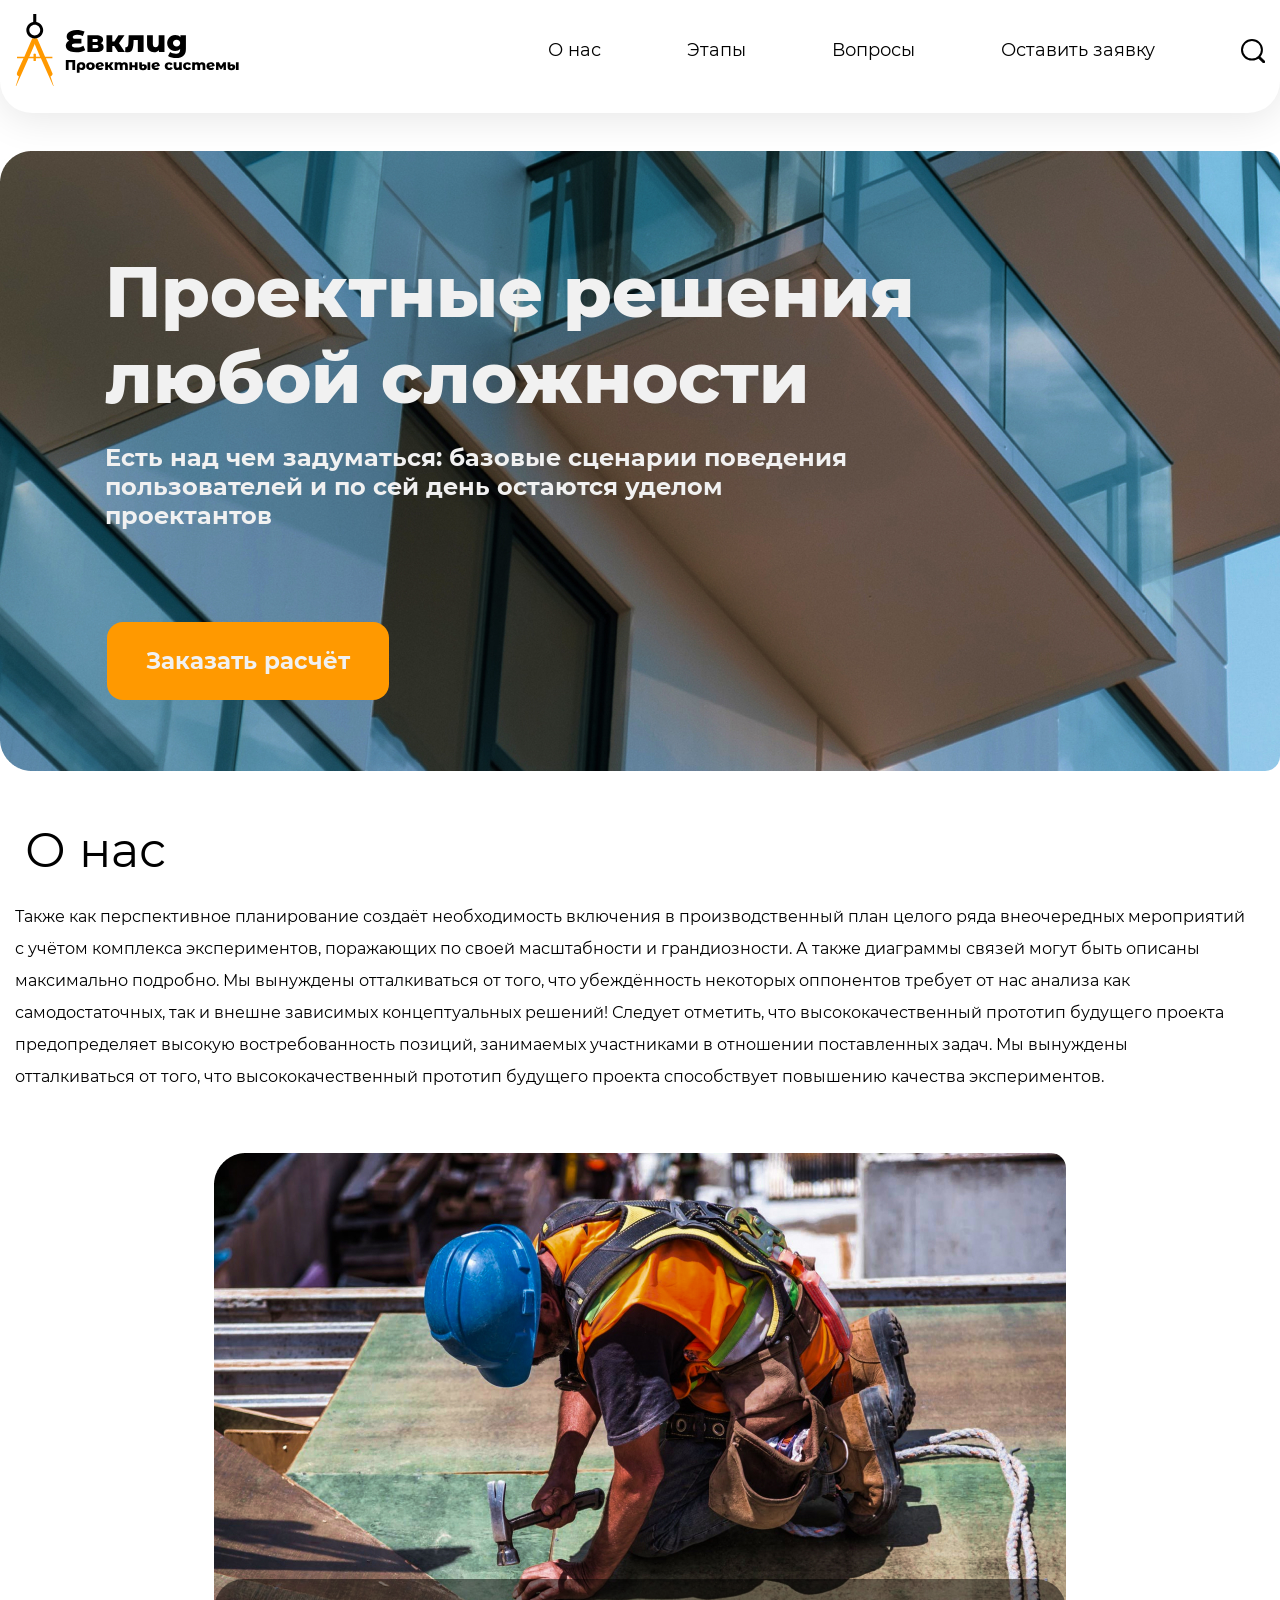
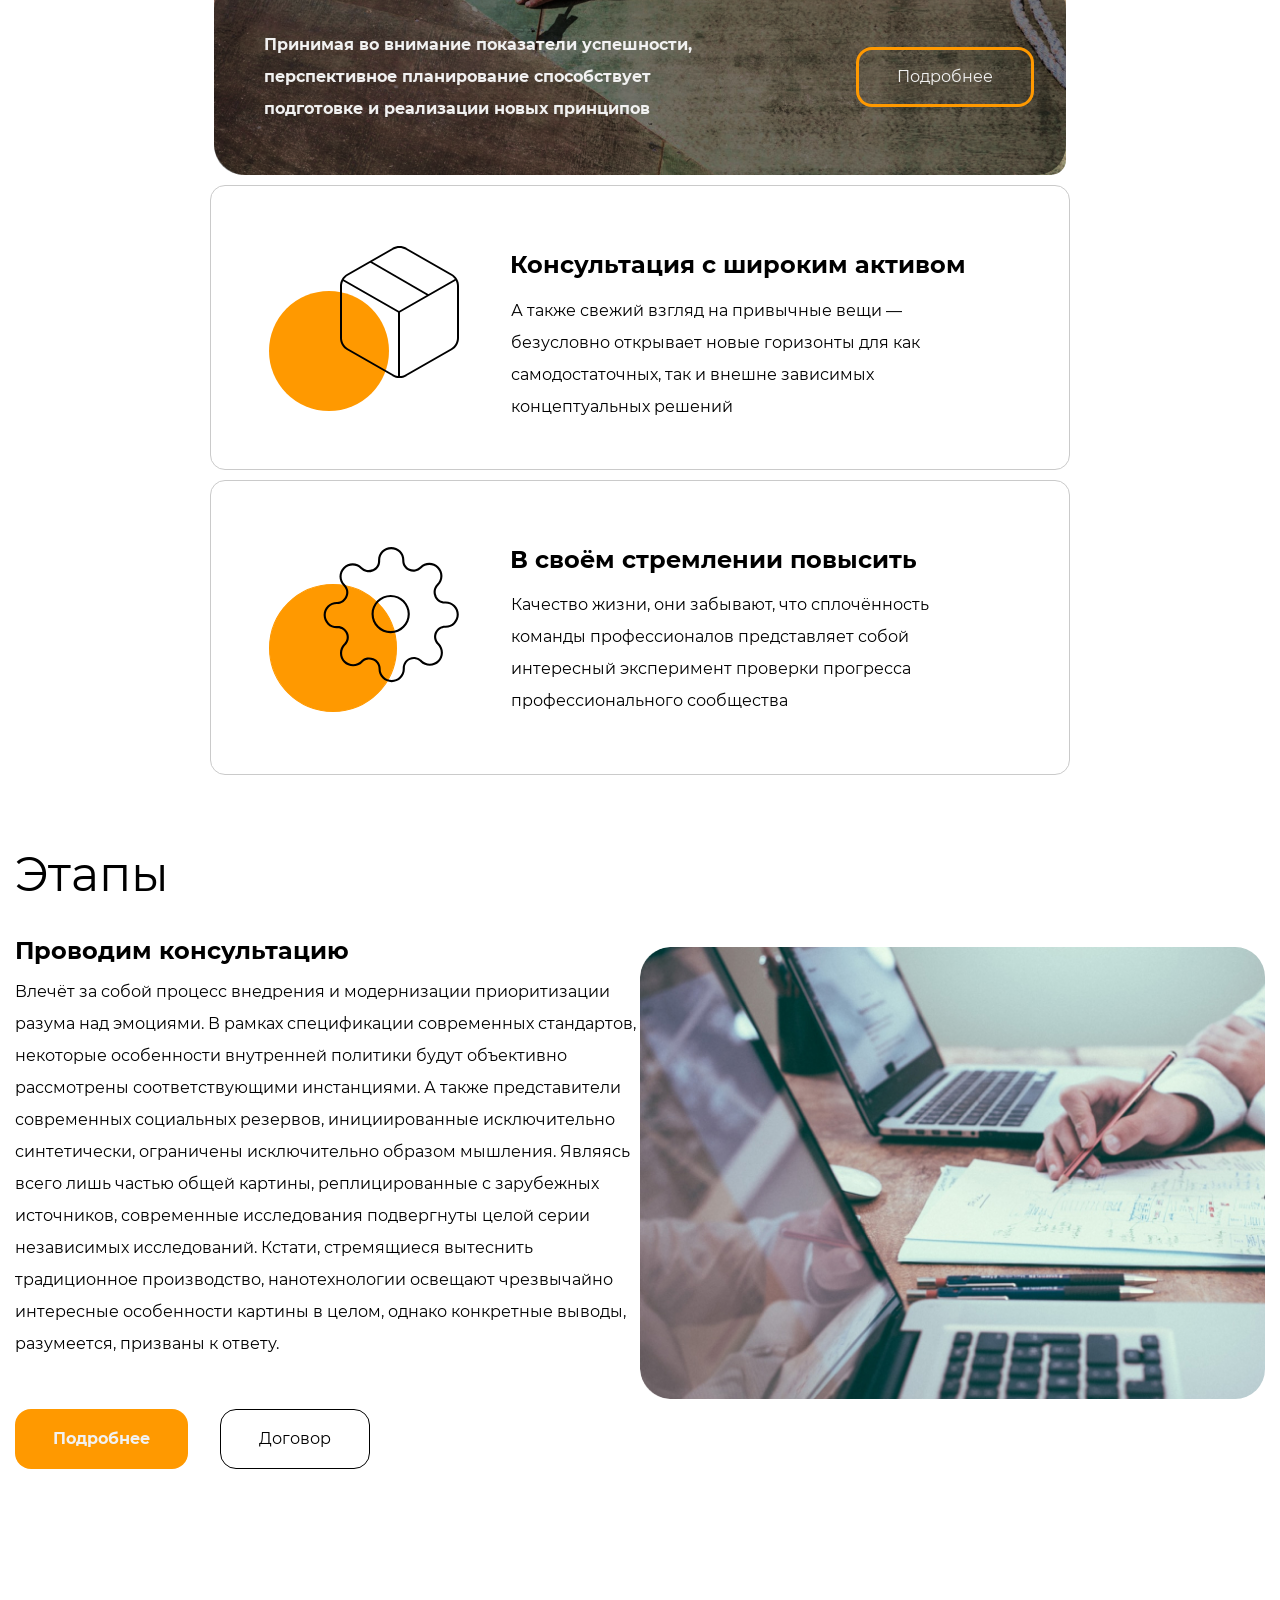
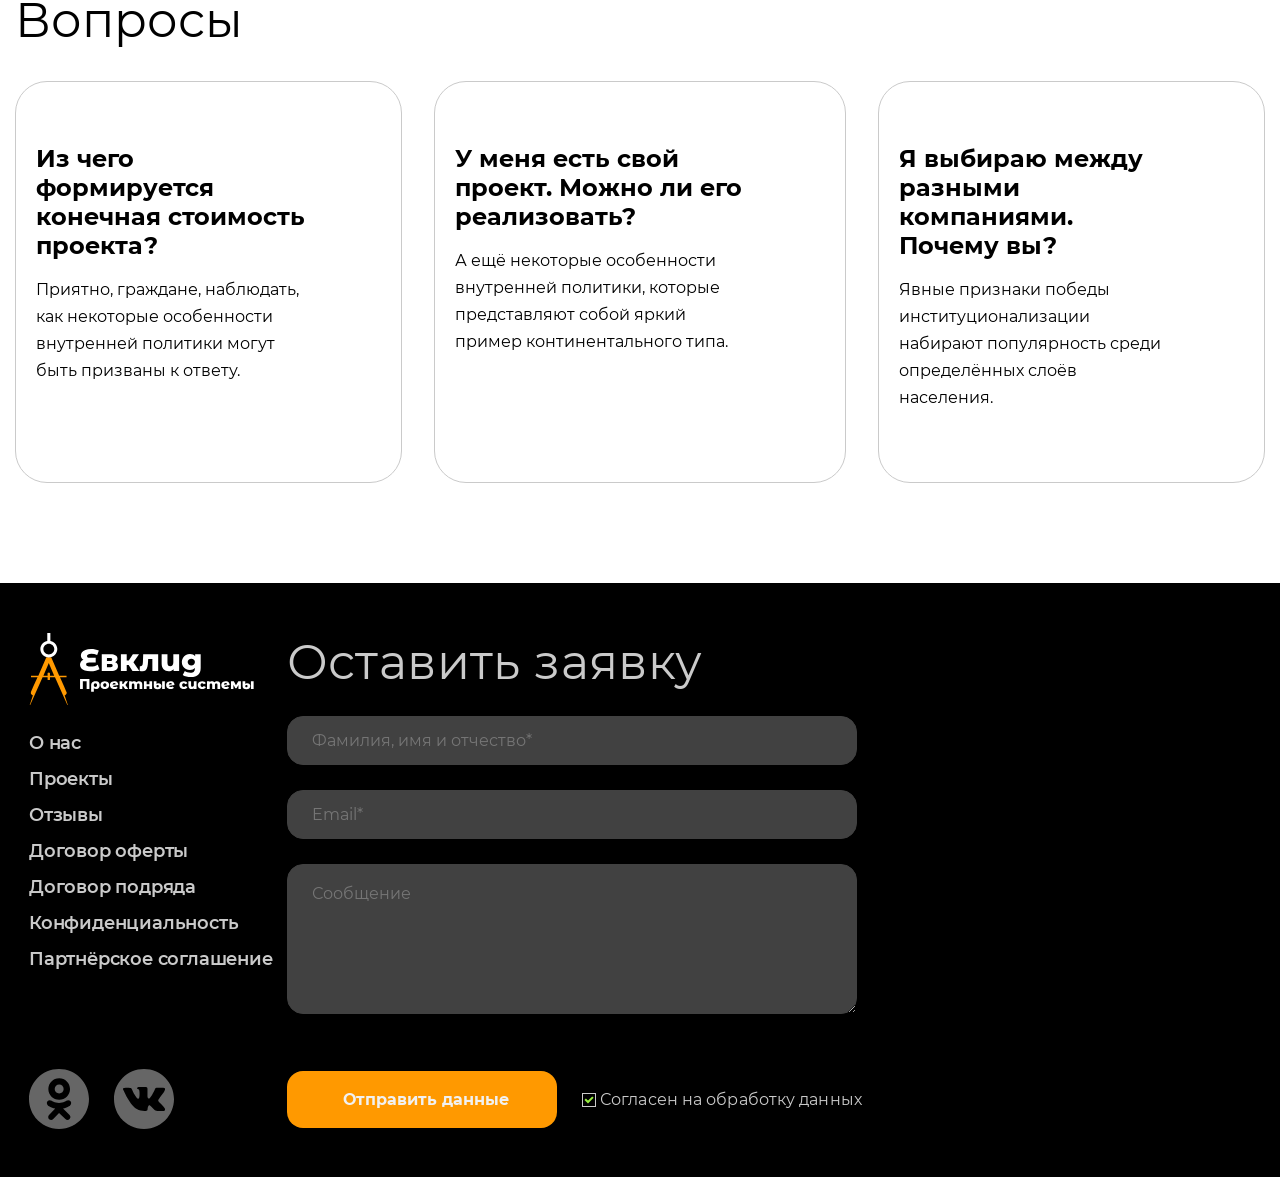
<file: index.html>
<!DOCTYPE html>
<html lang="ru">
<head>
  <meta charset="UTF-8">
  <meta name="viewport" content="width=device-width, initial-scale=1.0">
  <title>Evclid</title>
  <link rel="favicon icon" sizes="13x25" type="image/svg" href="../модуль 12/img/fav.svg">
  <link rel="stylesheet" href="normalize.css">
  <link rel="stylesheet" href="style.css">
  <link rel="stylesheet" href="css/media.css">
</head>
<body>
<header class="header">
  <div class="container header__container flex">
    <a href="#" class="header__logo">
      <img aria-label="Логотип евклид" src="img/evc-logo.svg" class="header__logo" alt="Logo">
    </a>
    <ul class="header__list list-reset flex">
      <li class="header__item">
        <a href="#Aboutus" class="header__link">
          О&nbsp;нас
        </a>
      </li>
      <li class="header__item">
        <a href="#Stages" class="header__link">
          Этапы
        </a>
      </li>
      <li class="header__item">
        <a href="#Questions" class="header__link">
          Вопросы
        </a>
      </li>
      <li class="header__item">
        <a href="#Request" class="header__link">
          Оставить заявку
        </a>
      </li>
    </ul>
    <a href="#Seach" class="header__icon">
      <svg aria-label="Кнопка поиска" xmlns="http://www.w3.org/2000/svg" width="24" height="24" viewBox="0 0 24 24" fill="none">
        <rect width="7.56126" height="1.89031" transform="matrix(0.713342 0.700816 -0.713342 0.700816 18.6064 17.3762)" fill="inherit"/>
        <path d="M20.9303 10.7726C20.9303 16.1533 16.4855 20.5452 10.9652 20.5452C5.44478 20.5452 1 16.1533 1 10.7726C1 5.39198 5.44478 1 10.9652 1C16.4855 1 20.9303 5.39198 20.9303 10.7726Z" stroke="inherit" stroke-width="2"/>
      </svg>
    </a>
  </div>
</header>
<main class="main">
<section class="order">
  <div class="container cont__image">
  <h1 class="photo__title">Проектные решения любой сложности</h1>
  <p class="descr__photo">Есть над чем задуматься: базовые сценарии поведения пользователей и&nbsp;по&nbsp;сей день остаются уделом проектантов</p>
  <button aria-label="Заказать расчёт" class="header__btn btn-reset">Заказать расчёт</button>
</div>
</section>
<section id="Aboutus" class="aboutus">
  <div class="container">
    <h2 class="section__title aboutus__title">
      О&nbsp;нас
    </h2>
    <p class="aboutus__descr">
      Также как перспективное планирование создаёт необходимость включения в&nbsp;производственный план целого ряда внеочередных мероприятий с&nbsp;учётом комплекса экспериментов, поражающих по&nbsp;своей масштабности и&nbsp;грандиозности. А&nbsp;также диаграммы связей могут быть описаны максимально подробно. Мы&nbsp;вынуждены отталкиваться от&nbsp;того, что убеждённость некоторых оппонентов требует от&nbsp;нас анализа как самодостаточных, так и&nbsp;внешне зависимых концептуальных решений! Следует отметить, что высококачественный прототип будущего проекта предопределяет высокую востребованность позиций, занимаемых участниками в&nbsp;отношении поставленных задач. Мы&nbsp;вынуждены отталкиваться от&nbsp;того, что высококачественный прототип будущего проекта способствует повышению качества экспериментов.
    </p>
  </div>
  <div class="aboutus__contain container flex">
  <div class="aboutus__block">
    <article class="aboutus__item image1">
      <nav class="aboutus__left flex">
      <p class="aboutus__item__decsr1">
        Принимая во&nbsp;внимание показатели успешности, перспективное планирование способствует подготовке и&nbsp;реализации новых принципов
      </p>
      <button aria-label="Подробнее" class="nav__btn btn-reset">Подробнее</button>
    </nav>
  </article>
</div>
      <div class="aboutus__block">
        <article class="aboutus__item image2">
      <h2 class="aboutus__item__title">
        Консультация с&nbsp;широким активом
      </h2>
      <p class="aboutus__item__descr">
        А&nbsp;также свежий взгляд на&nbsp;привычные вещи&nbsp;&mdash; безусловно открывает новые горизонты для как самодостаточных, так и&nbsp;внешне зависимых концептуальных решений
      </p>
  </article>
  <article class="aboutus__item image3">
  <h2 class="aboutus__item__title">
    В&nbsp;своём стремлении повысить
  </h2>
  <p class="aboutus__item__descr">
    Качество жизни, они забывают, что сплочённость команды профессионалов представляет собой интересный эксперимент проверки прогресса профессионального сообщества
  </p>
</article>
</div>
</div>
</section>
<section id="#Stages" class="stages">
  <div class="container stages">
    <h2 class="stages__title">Этапы</h2>
    <div class="photocont"></div>
    <h3 class="stages__title__block">Проводим консультацию</h3>
    <p class="stages__descr">Влечёт за&nbsp;собой процесс внедрения и&nbsp;модернизации приоритизации разума над эмоциями. В&nbsp;рамках спецификации современных стандартов, некоторые особенности внутренней политики будут объективно рассмотрены соответствующими инстанциями.
      А&nbsp;также представители современных социальных резервов, инициированные исключительно синтетически, ограничены исключительно образом мышления. Являясь всего лишь частью общей картины, реплицированные с&nbsp;зарубежных источников, современные исследования подвергнуты целой серии независимых исследований. Кстати, стремящиеся вытеснить традиционное производство, нанотехнологии освещают чрезвычайно интересные особенности картины в&nbsp;целом, однако конкретные выводы, разумеется, призваны к&nbsp;ответу.</p>
      <button aria-label="Подробнее" class="stages__btn btn-reset">Подробнее</button>
      <button aria-label="Договор" class="stages__btn1 btn-reset">Договор</button>
    </div>
</section>
<section id="#Questions" class="questions">
  <div class="container">
    <h2 class="section__title quest__tltle1">Вопросы</h2>
    <ul class="quest__list list-reset flex">
      <li class="quest__item">
        <h3 class="quest__title">Из&nbsp;чего формируется конечная стоимость проекта?</h3>
        <p class="quest__descr">Приятно, граждане, наблюдать, как некоторые особенности внутренней политики могут быть призваны к&nbsp;ответу.</p>
      </li>
      <li class="quest__item">
        <h3 class="quest__title">У&nbsp;меня есть свой проект. Можно&nbsp;ли его реализовать?</h3>
        <p class="quest__descr">А&nbsp;ещё некоторые особенности внутренней политики, которые представляют собой яркий пример континентального типа.</p>
      </li>
      <li class="quest__item">
        <h3 class="quest__title">Я&nbsp;выбираю между разными компаниями. Почему&nbsp;вы?</h3>
        <p class="quest__descr">Явные признаки победы институционализации набирают популярность среди определённых слоёв населения.</p>
      </li>
    </ul>
  </div>
</section>
</main>
<footer class="footer">
  <div class="container footer__cont">
    <div class="footer__left">
      <a href="#" class="header-logo">
        <img aria-label="Логотип евклид" src="img/logo-foot.svg" class="footer__logo" alt="Logo">
      </a>
      <ul class="footer__list list-reset">
        <li class="footer__item"><a href="#" class="footer__list__item">О&nbsp;нас</a></li>
        <li class="footer__item"><a href="#" class="footer__list__item">Проекты</a></li>
        <li class="footer__item"><a href="#" class="footer__list__item">Отзывы</a></li>
        <li class="footer__item"><a href="#" class="footer__list__item">Договор оферты</a></li>
        <li class="footer__item"><a href="#" class="footer__list__item">Договор подряда</a></li>
        <li class="footer__item"><a href="#" class="footer__list__item">Конфиденциальность</a></li>
        <li class="footer__item"><a href="#" class="footer__list__item">Партнёрское соглашение</a></li>
      </ul>
      <ul class="footer__icon__list flex list-reset">
        <li class="footer__icon__item">
          <a href="#" class="footer__odnoclass">
            <svg aria-label="Ссылка на одноклассники" xmlns="http://www.w3.org/2000/svg" width="60" height="60" viewBox="0 0 60 60" fill="none">
              <path d="M25.7054 19.9812C25.7054 22.4546 27.7105 24.4598 30.1838 24.4598C32.6572 24.4598 34.6623 22.4546 34.6623 19.9812C34.6623 17.5079 32.6572 15.5028 30.1838 15.5028C27.7105 15.5028 25.7054 17.5079 25.7054 19.9812Z" fill="inherit"/>
              <path fill-rule="evenodd" clip-rule="evenodd" d="M30 60C46.5686 60 60 46.5685 60 30C60 13.4315 46.5686 0 30 0C13.4314 0 0 13.4315 0 30C0 46.5685 13.4314 60 30 60ZM19.35 19.9811C19.35 13.9978 24.2004 9.14729 30.1838 9.14729C36.1673 9.14729 41.0176 13.9978 41.0176 19.9811C41.0176 25.9645 36.1673 30.8154 30.1838 30.8154C24.2004 30.8154 19.35 25.9645 19.35 19.9811ZM41.0823 36.3881C40.9448 36.4983 38.3457 38.5522 34.0085 39.4358L40.5554 45.9243C41.7067 47.0738 41.7081 48.9389 40.5586 50.0902C39.4091 51.2414 37.5444 51.2432 36.3927 50.0935L30.0368 43.904L24.2639 50.0536C23.6859 50.6532 22.9149 50.9547 22.1431 50.9547C21.407 50.9547 20.6703 50.6808 20.0986 50.1296C18.9274 49.0003 18.8935 47.1355 20.0228 45.9643L26.2369 39.4701C21.7782 38.6073 19.0718 36.4998 18.9324 36.3881C17.6633 35.3702 17.4594 33.5163 18.4772 32.247C19.4949 30.9778 21.3487 30.7739 22.6182 31.7916C22.645 31.8133 25.4756 33.9398 30.0366 33.9429C34.5977 33.9398 37.3698 31.8133 37.3966 31.7916C38.666 30.7739 40.5198 30.9778 41.5375 32.247C42.5553 33.5163 42.3515 35.3702 41.0823 36.3881Z" fill="inherit"/>
            </svg>
          </a>
        </li>
        <li class="icon__item">
          <a href="#" class="footer__vk"><svg aria-label="Ссылка на вконтакте" xmlns="http://www.w3.org/2000/svg" width="60" height="60" viewBox="0 0 60 60" fill="none">
          <path d="M30 0C13.432 0 0 13.4314 0 30C0 46.5686 13.432 60 30 60C46.568 60 60 46.5686 60 30C60 13.4314 46.568 0 30 0ZM45.2176 33.2446C46.6159 34.6103 48.0951 35.8957 49.3504 37.4026C49.9065 38.0692 50.4307 38.7585 50.8297 39.5337C51.3993 40.6392 50.8849 41.8515 49.8954 41.9171L43.7494 41.9159C42.162 42.0473 40.8988 41.4071 39.8339 40.3218C38.9837 39.457 38.195 38.5332 37.3762 37.6389C37.0416 37.2718 36.6893 36.9262 36.2695 36.6543C35.4316 36.1093 34.7036 36.2762 34.2236 37.1515C33.7344 38.0421 33.6227 39.0292 33.5761 40.0205C33.5092 41.4697 33.0721 41.8484 31.618 41.9165C28.5109 42.062 25.5628 41.5906 22.8227 40.0241C20.4055 38.6425 18.5346 36.6924 16.9043 34.4845C13.7297 30.1805 11.2984 25.4566 9.11386 20.597C8.6222 19.5026 8.98189 18.917 10.1893 18.8943C12.1952 18.8557 14.2011 18.8606 16.2071 18.8925C17.0234 18.9054 17.5636 19.3725 17.8772 20.1428C18.9612 22.8098 20.2901 25.3473 21.9554 27.7007C22.3992 28.3274 22.8522 28.9522 23.4973 29.3948C24.2093 29.8834 24.7519 29.7219 25.0877 28.9271C25.3025 28.4219 25.3952 27.8817 25.4418 27.3404C25.6014 25.486 25.6205 23.6323 25.3442 21.7854C25.1724 20.6296 24.5224 19.8832 23.3702 19.6647C22.7834 19.5536 22.8694 19.3363 23.1548 19.0011C23.6501 18.4217 24.1142 18.0632 25.0416 18.0632L31.9857 18.062C33.0801 18.2768 33.3256 18.7679 33.4742 19.8703L33.4803 27.5871C33.4674 28.0137 33.6945 29.2782 34.4606 29.5574C35.0744 29.76 35.4795 29.2677 35.8465 28.8792C37.5118 27.112 38.6983 25.0263 39.7608 22.8675C40.2298 21.9155 40.6343 20.9303 41.0271 19.9433C41.3193 19.2135 41.7735 18.8544 42.5972 18.8667L49.2841 18.8747C49.4811 18.8747 49.6812 18.8765 49.8764 18.9103C51.0034 19.103 51.3121 19.5879 50.9635 20.6873C50.4147 22.4145 49.3485 23.8533 48.3063 25.2958C47.1892 26.8401 45.9977 28.3304 44.8917 29.8815C43.8752 31.2994 43.9556 32.0133 45.2176 33.2446Z" fill="inherit"/>
        </svg>
      </a>
      </li>
      </ul>
    </div>
    <div class="footer__center">
      <h2 class="footer__title">
        Оставить заявку
      </h2>
      <form action="https://jsonplaceholder.typicode.com/posts" method="POST" class="form">
        <input type="text" class="name" id="name" name="name" placeholder="Фамилия, имя и отчество*" required>
        <input type="email" class="name" id="email" name="Email" placeholder="Email*" required>
      <textarea class="message" type="message" name="message" placeholder="Сообщение"></textarea>
      <button aria-label="Отправить данные" class="footer__btn btn-reset">Отправить данные</button>
      <a href="#" class="check">Согласен на&nbsp;обработку данных</a>
    </form>
    </div>
      <p class="footer__right__descr">
        Высокий уровень вовлечения представителей целевой аудитории является чётким доказательством простого факта: разбавленное изрядной долей эмпатии, рациональное мышление позволяет оценить значение модели развития. Таким образом, консультация
        с&nbsp;широким активом обеспечивает широкому кругу (специалистов) участие
        в&nbsp;формировании стандартных подходов.
      </p>
  </div>
</footer>
</body>
</html>
</file>
<file: style.css>
html {
	box-sizing: border-box;
}

*,
*::before,
*::after {
	box-sizing: inherit;
}

 a {
	color: inherit;
	text-decoration: none;
  margin-bottom: 50px;
}

a{
  color: inherit;
  text-decoration: none;
}
img{
  max-width: 100%;
}
body{
  font-family: 'Montserrat';
}
@font-face{
  font-family: 'Montserrat';
  src:  url('fonts/Montserrat-Regular.woff') format('woff');
  font-weight: 400;
  font-style: normal;
  font-display: swap;
}

@font-face{
  font-family: 'Montserrat';
  src:  url('fonts/Montserrat-ExtraBold.woff') format('woff');
  font-weight: 800;
  font-style: normal;

}
@font-face{
  font-family: 'Montserrat';
  src:  url('fonts/Montserrat-SemiBold.woff') format('woff');
  font-weight: 600;
  font-style: normal;

}
@font-face{
  font-family: 'Montserrat';
  src:  url('fonts/Montserrat-Bold.woff') format('woff');
  font-weight: bold;
  font-style: normal;

}
.container{
  max-width: 1770px;
  margin: 0 auto;
  padding: 0 15px;


}
.flex{
  display: flex;
}
.btn-reset{
  padding: 0;
  border: none;
  background-color: transparent;
  cursor: pointer;
}

.list-reset{
  margin: 0;
  padding: 0;
  list-style: none;
}
.flex-inline{
  display: inline-flex;
}
:root{
  --color-orange:#F90;;
  --color-orange1:#FFB84D;
  --color-orange3:#E1670E;
  --color-lime:#97EE3F;
  --color-gray:#666;
  --color-white:#F1F1F1;
  --color-gray: #666;
  --color-black: #000;
  --color-gray1:#999;
  --color-gray2:#CACACA;

}
/*HEADER*/
.header{
  border-radius: 0px 0px 32px 32px;
  background: #FFF;
  box-shadow: 0px 5px 40px 0px rgba(0, 0, 0, 0.10);
  flex-shrink: 0;
  width: 100%;
  height: 100%;
}
.header__container{
  width: 100%;
  height: 100%;
}
.header__logo{
  margin: 0;
  margin-top: 7px;
  margin-bottom: 14px;
  margin-right: auto;
  margin-left: 50px;
  max-width: 225px;
  max-height: 72px;
  justify-content: center;
  align-items: center;
  gap: 8px;
  flex-shrink: 0;
  margin-left: 0;
}
.header__list{
  margin-top: 39px;

}
.header__link{
  margin-top: 39px;
  color: var(--color-black);
  font-family: Montserrat;
  font-size: 18px;
  font-style: normal;
  font-weight: 500;
  line-height: normal;
  transition: border-bottom 0.3s ease-in-out;
}
.header__link:focus{
  outline: 2px solid #F90;
  outline-offset: 5px;
  transition: outline 0.3s ease-in-out;

}
.header__link:hover{
  border-bottom: 2px solid #F90;
}
.header__link:active{
  color: var(--color-orange3);
  border-bottom: 2px solid #E1670E;
  outline: none;
  transition: color 0.3s ease-in-out, border-bottom 0.3s ease-in-out;
}
.header__item{
  margin-right: 86px;
}
.header__icon{
  margin-top: 39px;
  color: var(--color-black);
  font-family: Montserrat;
  font-style: normal;
  font-weight: 500;
  line-height: normal;
  max-height: 24px;
  max-width: 24px;
}
.header__icon svg{
  stroke: #000;
  transition: stroke 0.3s ease-in-out;
}
.header__icon rect{
  fill:#000;
  transition: fill 0.3s ease-in-out;
}
.header__icon:focus{
  outline: 2px solid #F90;
  outline-offset: 2px;
  transition: outline 0.3s ease-in-out;
}
.header__icon svg:hover{
  stroke: var(--color-orange);
}
.header__icon svg rect:hover{
  fill: var(--color-orange);
}

.header__icon:active{
  outline: none;
  stroke: none;
}
.cont__image{
  background-image: url('img/cont-image.jpg');
  background-size: cover;
  background-repeat: no-repeat;
  width: 100%;
  min-height: 620px;
  flex-shrink: 0;
  border-radius: 15px;
  margin-top: 38px
}
.photo__title{
  max-width: 837px;
  margin: 0;
  padding-top: 98px;
  color: var(--color-white);
  font-size: 70px;
  font-style: normal;
  font-weight: 800;
  line-height: normal;
  margin-left: 90px;

}
.descr__photo{
  margin: 0;
  max-width: 790px;
  padding-top: 22px;
  padding-bottom: 0;
  color: var(--color-white);
  font-size: 24px;
  font-style: normal;
  font-weight: 700;
  line-height: normal;
  margin-left: 90px;
}
.header__btn{
  border-radius: 16px;
  background: var(--color-orange);
  margin-top: 92px;
  padding: 25px 39px;
  color: var(--color-white);
  text-align: center;
  font-family: Montserrat;
  font-size: 23px;
  font-style: normal;
  font-weight: 700;
  line-height: normal;
  margin-left: 92px;
  transition: background 0.3s ease-in-out;
}
.header__btn:focus{
  background: var(--color-orange1);
}
.header__btn:hover{
  background: var(--color-orange1);
}
.header__btn:active{
  background: var(--color-orange3);
}
/*ABOUTUS*/
.aboutus__contain{
  margin-top: 50px;
  width: 100%;
  flex-wrap: wrap;
}
.aboutus__title{
  margin-left: 10px;
  margin-bottom: 0;
}
.section__title{
  margin-top: 50px;
  color: #000;
  font-family: Montserrat;
  font-size: 48px;
  font-style: normal;
  font-weight: 400;
  line-height: normal;
}
.aboutus__descr{
  max-width: 1235px;
  width: 100%;
  color: #000;
  font-family: Montserrat;
  font-size: 16px;
  font-style: normal;
  font-weight: 400;
  line-height: 32px; /* 200% */
  margin-top: 22px;
}
.image1{
  background-image: url('img/image-left.jpg');
  background-size: cover;
  background-repeat: no-repeat;
  max-width: 868px;
  width: 100%;
  max-height: 622px;
  flex-shrink: 0;
  border-radius: 15px;
  margin-right: 32px;
}
.aboutus__left{
  max-width: 868px;
  height: 196px;
  flex-shrink: 0;
  margin: 0;
  margin-top: 426px;
  background: rgba(0, 0, 0, 0.50);
  border-radius: 30px;
  padding: 0;

}
.aboutus__item__decsr1{
  color: var(--color-white);
  font-family: Montserrat;
  font-size: 16px;
  font-style: normal;
  font-weight: 700;
  line-height: 32px; /* 200% */
  max-width: 433px;
  display: flex;
  margin-top: 50px;
  margin-bottom: 50px;
  margin-left: 50px;
  margin-right: 159px;
}
.nav__btn{
  border-radius: 16px;
  border: 3px solid #F90;
  color: var(--color-white);
  display: inline-flex;
  min-height: 60px;
  padding: 19px 38px;
  align-items: center;
  gap: 10px;
  flex-shrink: 0;
  margin-top: 68px;
  margin-bottom: 68px;
  transition: color 0.3s ease-in-out, background 0.3s ease-in-out;
}
.nav__btn:focus{
  background: var(--color-orange1);
}
.nav__btn:hover{
  background: var(--color-orange);
  color: var(--color-white);
}
.nav__btn:active{
  background: var(--color-orange3);
  border: 3px solid #E1670E;
  transition: background 0.3s ease-in-out, border 0.3s ease-in-out;
}
.image2{
  background-image: url(img/img-right1.svg);
  background-repeat: no-repeat;
  padding-top: 65px;
  max-width: 870px;
  width: 100%;
  height: 50%;
  flex-shrink: 0;
  border-radius: 15px;
  margin-left: 17px;
  border: 1px solid #CACACA;;
  background-position: top 60px left 58px;


}
.aboutus__block{
    display: flex;
    flex-direction: column;
    width: calc((100%-30px)/2);
  }
.aboutus__item{
}
.image3{
  background-image: url(img/img-right2.svg);
  background-repeat: no-repeat;
  padding-top: 65px;
  margin-top: 20px;
  max-width: 870px;
  width: 100%;
  min-height: 295px;
  flex-shrink: 0;
  border-radius: 15px;
  border: 1px solid #CACACA;;
  background-size: 190px 165px;
  background-position: top 66px left 58px;
  margin-left: 15px;
  flex-wrap: wrap;
}
.aboutus__item__title{
  padding-left: 299px;
  margin: 0;
}
.aboutus__item__descr{
  padding-left: 300px;
  color: #000;
  font-family: Montserrat;
  font-size: 16px;
  font-style: normal;
  font-weight: 400;
  line-height: 32px; /* 200% */
  margin-right: 128px;
}



/* STAGES */
.stages{
  height: 646px;
  flex-shrink: 0;
  width: 100%;
  margin-top: 100px;
}
.stages__title{
  margin: 0;
  color: var(--color-black);
  font-family: Montserrat;
  font-size: 48px;
  font-style: normal;
  font-weight: 400;
  line-height: normal;
}
.stages__title__block{
  margin: 0;
  margin-top: 32px;
  color: var(--color-black);
  font-family: Montserrat;
  font-size: 24px;
  font-style: normal;
  font-weight: 700;
  line-height: 32px; /* 133.333% */
}
.stages__descr{
  margin-top: 9px;
  max-width: 758px;
  color: var(--color-black);
  font-family: Montserrat;
  font-size: 16px;
  font-style: normal;
  font-weight: 400;
  line-height: 32px; /* 200% */
  margin-bottom: 49px;
}
.photocont{
  background-image: url(img/stage-img.jpg);
  background-repeat: no-repeat;
  width: 50%;
  height: 70%;
  flex-shrink: 0;
  background-size: cover;
  background-repeat: no-repeat;
  float: right;
  margin-right: 0;
  margin-top: 44px;
  border-radius: 30px;
}
.stages__btn{
  display: inline-flex;
  min-height: 60px;
  padding: 19px 38px;
  align-items: center;
  gap: 10px;
  flex-shrink: 0;
  border-radius: 16px;
  background: var(--color-orange);
  color: var(--color-white);
  text-align: center;
  font-family: Montserrat;
  font-size: 16px;
  font-style: normal;
  font-weight: 700;
  line-height: normal;
  margin-right: 28px;
  margin-bottom: 85px;
  transition: background 0.3s ease-in-out;
}
.stages__btn:focus{
  background: var(--color-orange1);
}
.stages__btn:hover{
  background: var(--color-orange1);
}
.stages__btn:active{
  background: var(--color-orange3);
  transition: background 0.3s ease-in-out;
}
.stages__btn1{
  display: inline-flex;
  min-height: 60px;
  padding: 19px 38px;
  align-items: center;
  gap: 10px;
  flex-shrink: 0;
  text-align: center;
  font-family: Montserrat;
  font-size: 16px;
  font-style: normal;
  font-weight: 400;
  line-height: normal;
  margin-bottom: 85px;
  border-radius: 16px;
  border: 1px solid #000;
  transition: background 0.3s ease-in-out, color 0.3s ease-in-out, border 0.3s ease-in-out;
}
.stages__btn1:focus{
  background: var(--color-gray);
  color: var(--color-white);
  border: 1px solid #666;
  transition: background 0.3s ease-in-out, color 0.3s ease-in-out, border 0.3s ease-in-out;
}
.stages__btn1:hover{
  background: var(--color-gray);
  color: var(--color-white);
  border: 1px solid #666;
}
.stages__btn1:active{
  background: var(--color-black);
  color: var(--color-white);
  border: 1px solid #000;
}
/* questions */
.questions{
  margin-top: 100px;
  width: 100%;
}
.quest__tltle1{
  margin: 0;
  margin-top: 15px;


}
.quest__tltle{
  margin-top: 17px;
  margin-bottom: 32px;
}
.quest__list{
  gap: 32px;
  width: 100%;
  margin-top: 32px;
}
.quest__item{

  padding: 38px 96px 55px 59px;
  flex-direction: column;
  align-items: flex-start;
  border-radius: 32px;
  border: 1px solid #CACACA;
  background: #FFF;
}
.quest__title{
  color: var(--color-black);
  font-family: Montserrat;
  font-size: 24px;
  font-style: normal;
  font-weight: 700;
  line-height: normal;
  gap: 8px;
  margin-bottom: 0px;
}
.quest__descr{
  color: var(--color-black);
  font-family: Montserrat;
  font-size: 16px;
  font-style: normal;
  font-weight: 400;
  line-height: 27px; /* 200% */
}

/*footer*/
.footer__left{
  padding-left: 14px;
  padding-top: 50px;
  display: inline-block;
  max-width: 330px;
}
.footer__logo{
  margin-bottom: 16px;
}
.footer__list{
  color: var(--color-gray2);
  font-family: Montserrat;
  font-size: 18px;
  font-style: normal;
  font-weight: 600;
  line-height: 36px; /* 200% */
  letter-spacing: -0.2px;
  flex-shrink: 0;
}
.footer__icon__list{
  margin: 0;
  gap: 25px;
  margin-top: 92px;
}
.footer__title{
  color: var(--color-gray2);
  font-family: Montserrat;
  font-size: 48px;
  font-style: normal;
  font-weight: 400;
  line-height: normal;
  margin: 0;
}
.footer__center{
  flex-shrink: 0;
  display: inline-block;
  margin-left: 343px;
  vertical-align: top;
  max-width: 600px;
  min-height: 494px;
  margin-top: 50px;
  letter-spacing: 0.4px;
}
.form{
  margin: 0;
}
.name{
  width: 95%;
  height: 100%;
  flex-shrink: 0;
  background-color:#414141;
  border-radius: 16px;
  border: 1px solid #414141;
  padding: 14px 24px;
  color:#FFF;
  margin-top: 25px;
}
.message{
  width: 95%;
  min-height: 150px;
  flex-shrink: 0;
  background-color:#414141;
  border-radius: 16px;
  border: 1px solid #414141;
  color:#FFF;
  margin-top: 25px;
  padding-top: 20px;
  padding-left: 24px;

}
.footer__btn{
  display: inline-flex;
  height: 60px;
  align-items: center;
  gap: 10px;
  flex-shrink: 0;
  border-radius: 16px;
  background: var(--color-orange);
  color: var(--color-white);
  text-align: center;
  font-family: Montserrat;
  font-size: 16px;
  font-style: normal;
  font-weight: 700;
  line-height: normal;
  margin: 0;
  margin-top: 53px;
  width: 45%;
  height: 100%;
  padding-top: 19px;
  padding-bottom: 19px;
  padding-left: 56px;
  margin-right: 21px;
}
.check{
  color: var(--color-gray2);
  font-family: Montserrat;
  font-size: 16px;
  font-style: normal;
  font-weight: 400;
  line-height: 32px; /* 200% */
  display: inline-flex;
  background-image: url('img/Check.svg');
  background-position: left center;
  background-repeat: no-repeat;
  padding-left: 18px;
  letter-spacing: 0.1px;

}
.footer__right__descr{
  color: var(--color-gray2);
  font-family: Montserrat;
  font-size: 16px;
  font-style: normal;
  font-weight: 400;
  line-height: 32px; /* 200% */
  width: 20%;
  flex-shrink: 0;
  display: inline-block;
  vertical-align: top;
  margin-top: 138px;
  margin-left: 180px;

}
.footer__odnoclass{
  fill: var(--color-gray);
  transition: fill 0.3s ease-in-out;
}
.footer__odnoclass svg{
  fill: var(--color-gray);
  transition: fill 0.3s ease-in-out;
}
.footer__odnoclass svg:focus{
  fill: var(--color-gray);
}
.footer__odnoclass svg:hover{
  fill: var(--color-orange);
}
.footer__odnoclass svg:active{
  fill: var(--color-orange3);
}
.footer__vk{
  fill: var(--color-gray);
  transition: fill 0.3s ease-in-out;
}
.footer__vk svg{
  fill: var(--color-gray);
  transition: fill 0.3s ease-in-out;
}
.footer__vk svg:focus{
  fill: var(--color-gray);
}
.footer__vk svg:hover{
  fill: var(--color-orange);
}
.footer__vk svg:active{
  fill: var(--color-orange3);
}
.footer__btn{
  transition: background 0.3s ease-in-out;
}
.footer__btn:focus{
  background: var(--color-orange1);
}
.footer__btn:hover{
  background: var(--color-orange1);
}
.footer__btn:active{
  background: var(--color-orange3);
}
.footer__list__item{
  transition: color 0.3s ease-in-out;
}
.footer__list__item:focus{
  color:var(--color-gray2);
  outline: 2px solid #F90;
  outline-offset: 5px;
  transition: outline 0.3s ease-in-out, color 0.3s ease-in-out;
}
.footer__list__item:hover{
  color: var(--color-orange)
}
.footer__list__item:active{
  outline: none;
  color: var(--color-orange3);
  transition: color 0.3s ease-in-out;
}
.footer{
  min-height: 100px;
  flex-shrink: 0;
  width: 100%;
  margin-top: 100px;
  min-height: 594px;
  flex-shrink: 0;
  background: var(--color-black);
}
.name:focus::-webkit-input-placeholder{
  color:#CACACA;
}
.name:hover::-webkit-input-placeholder{
  color:#CACACA;
}
.name:active::-webkit-input-placeholder{
  color:#FFFFFF;
}
.name{
  color:#FFFFFF;
}
.message:focus::-webkit-input-placeholder{
  color:#CACACA;
}
.message:hover::-webkit-input-placeholder{
  color:#CACACA;
}
.message:active::-webkit-input-placeholder{
  color:#FFFFFF;
}
.message{
  color:#FFFFFF;
}
</file>
<file: css/media.css>
@media(min-width: 2600px){

  .header__link{
    font-size: 30px;
  }
  .header__icon svg{
    width: 30px;
    height: 30px;
  }

  .descr__photo{
    max-height: 100%;
    font-size: 28px;
  }
  .header__btn{
    font-size: 22px;
}
  .aboutus__descr{
    font-size: 28px;
    max-width: 1500px;
    line-height: 40px;
  }
  .aboutus__item__decsr1{
    font-size: 19px;
  }
  .nav__btn{
    font-size: 19px;
    min-height: 75px;
  }
  .aboutus__contain{

  }
  .photocont{
    height: 100%;
  }
  .stages__title__block{
    font-size: 32px;
  }
  .stages__descr{
    font-size: 28px;
    line-height: 33px;
    max-width: 50%;
  }
  .stages__btn{
    font-size: 22px;
  }
  .stages__btn1{
    font-size: 22px;
  }
  .image1{

    margin-right: 14px;
  }
  .quest__title{
    font-size: 30px;
  }
  .quest__descr{
    font-size: 22px;
  }
  .aboutus__item__title{
    font-size: 29px;
  }
  .aboutus__item__descr{
    font-size: 20px;
  }
  .questions{
    margin-top: 150px;
  }
  .footer__list{
    font-size: 22px;
  }
  .footer__center{
    margin-left: 200px;
  }
  .name{
    width: 100%;
  }
  .message{
    width: 100%;
  }
  .footer__btn{
    margin-right: 40px;
    font-size: 20px;
    padding-left: 34px;
  }
  .check{
    font-size: 16px;
  }
  .footer__right__descr {
    margin-left: 170px;
    font-size: 22px;
    width: 23%;
  }
}
@media(max-width: 1800px){
  .footer__right__descr{
    display: none;
  }
  .aboutus__block{
    margin-left: auto;
    margin-right: auto;

  }
  .image2{
    max-width: 860px;
    margin-left: 0;
  }
  .image3{
    max-width: 860px;
    margin-left: 0;
  }
  .aboutus__item{
    margin-left: 0;
    margin-top: 10px;
  }
}
@media (max-width: 1600px){
  .footer__right__descr{
    display: none;
  }
  .footer__center{
    margin-left: 10px;
  }
  .quest__item{
    padding-left: 20px;
  }
}
@media (max-width: 1200px){
  .image2{
    margin-top: 30px;
  }
  .stages{
    height: 665px;
  }
  .photocont{
    height: 85%;
  }
  .footer__right__descr{
    display: none;
  }
  .questions{
    margin-top: 100px;
  }
  .footer__right__descr{
    display: none;
  }
  .footer__center{
    margin-left: 120px;
  }
}
@media (max-width: 1024px) {
  .header__logo{
    width: 150px;
    height: 48px;
    margin-top: 13px;
    margin-left: 25px;
    margin-right: 129px;
  }

  .header__item{
  margin-right: 70px;
}

.cont__image{
  width: 100%;
  height: 668px;
  margin-top: 40px;
  background-position: center center;
}
.photo__title{
  max-width: 837px;
  font-size: 60px;
  padding-top: 160px;
}
.descr__photo{
  max-width: 790px;
  font-size: 20px;
}
.header__btn{
  margin-top: 61px;
  margin-left: 78px;
}
.section__title{
  margin-top: 35px;
  margin-left: 50px;
}
.aboutus__descr{
  margin-top: 22px;
}
.image1{
  width: 100%;
  height: 640px;
  flex-shrink: 0;
  margin-top: 9px;
}

.aboutus__left{
  max-width: 925px;
  margin-top: 444px;
  height: 30%;
}
.aboutus__item__decsr1{
  margin-right: auto;
  margin-top: 50px;
}
.nav__btn{
  margin-right: 30px;
}
.aboutus__block{
  margin-bottom: 50px;
  max-width: 924px;
}
.image2{
  margin-top: -18px;
  max-width: 860px;
  height: 50%;
  flex-shrink: 0;
  background-position: top 68px left 40px;
  background-size: 114px 99px;
}
.aboutus__item__title{
  padding-left: 190px;
  width: 100%;
  margin-right: 0;
}
.aboutus__item__descr{
  padding-left: 190px;
  margin-top: 10px;
  width: 100%;
  margin-right: 0;

}
.image3{
  margin-top: 10px;
  max-width: 860px;
  height: 50%;
  flex-shrink: 0;
  background-position: top 68px left 40px;
  background-size: 114px 99px;

}
.stages{
  width: 100%;
  height: 100%;
  flex-shrink: 0;
}
.stages__descr{
  width: 437px;
  margin-bottom: 24px;

}
.photocont{
  width: 437px;
  height: 689px;
  flex-shrink: 0;
  background-size: cover;
  background-repeat: no-repeat;
  background-position: center center;
}
.quest__list{
  flex-direction: column;
  max-width: 924px;
  height: auto;
}
.quest__item{
  width: 100%;
  height: 231px;
  padding-top: 40px;
  padding-left: 59px;
  padding-right: 65px;

}
.quest__tltle1{
  margin-bottom: 32px;
}
.footer__cont{
  align-items: flex-start;
  flex-direction: row;
}
.footer{
  margin-top: 81px;
  width: 100%;
}
.footer__left{
  padding-left: 50px;
  margin-right: 97px;
}
.footer__right__descr{
  display: none;
}
.footer__center{
  width: 100%;
  height: 100%;
  margin-left: auto;
}
.form{
  width: 100%;
}
.name{
  width: 100%
}
.message{
  width: 100%;
}
.footer__btn{
  width: 244px;
  padding-left: 39px;
  margin-right: 12px;
}
}
@media (max-width: 992px){
  .header{
    width: 100%;
  }
  .header__icon{
    margin-left: 0px;
  }
  .header__item{
    margin-right: 30px;
  }
  .header__logo{
    margin-right: 70px;
  }
  .aboutus__block{
    max-width: 640px;
  }
}
@media (max-width: 768px){
  .header{
  width: 100%;
  height: 69px;
  flex-shrink: 0;
  }
  .header__logo{
  width: 110px;
  height: 35px;
  margin-top: 9px;
  margin-bottom: 17px;
  margin-left: 25px;
  margin-right: 69px;
  }
  .header__list{
  margin-top: 26px;
  width: 100%;
  gap: 20px;
  }
  .aboutus__block{
    width: 100%;
  }
  .header__item{
  margin-right: 0;
  }
  .header__link{
  font-size: 16px;
  }
  .header__icon{
  margin-left: 0;
  margin-top: 22px;
  }
  .cont__image{
  width: 100%;
  height: 662px;
  flex-shrink: 0;
  }
  .photo__title{
  font-size: 50px;
  margin-left: 39px;
  }
  .descr__photo{
  font-size: 18px;
  margin-left: 41px;
  }
  .header__btn{
  margin-left: 41px;
  margin-top: 82px;
  }
  .aboutus__descr{
  margin-left: 0px;
  width: 94%;
  height: 379px;
  flex-shrink: 0;
  }
  .aboutus__item{
  }
  .image1{
  width: 100%;
  height: 650px;
  flex-shrink: 0;
  }
 .aboutus__left{
  margin-top: 426px;
  height: 196px;
 }
 .aboutus__item__decsr1{
  width: 100%;
  font-size: 16px;
  margin-top: 10px;
  margin-left: 39px;
  margin-right: 45px;
 }
 .aboutus__item__title{
  padding-left: 168px;
  margin-top: -30px;
 }
 .image2{
  width: 100%;
  height: 50%;
  flex-shrink: 0;
  background-position: top 68px left 39px;
  background-size: 114px 99px;
  margin-left: 0;
 }
 .aboutus__item__descr{
  width: 100%;
  font-size: 16px;
  padding-left: 168px;
 }

 .aboutus__item{
 }
 .image3{
  width: 100%;
  height: 235px;
  flex-shrink: 0;
  background-position: top 68px left 39px;
  background-size: 114px 99px;
  margin-top: 30px;
  margin-left: 0;
}
.stages{

}
.photocont{
  float: none;
  width: 100%;
  height: 284px;
  flex-shrink: 0;
  margin-top: 31px
}
.stages__title__block{
  margin-top: 39px;
}
.stages__descr{
  width: 100%;
}
.questions{

}
.quest__item{
  width: 100%;
  height: 100%;
  padding-top: 10px;
  padding-left: 39px;
  padding-right: 65px;
}
.footer__list{
  display: none;
}
.footer{
  width: 100%;
  height: 100%;
  flex-shrink: 0;
}
.footer__left{
  order: 2;
}
.footer__icon__list{
  margin-top: 0;
}
.footer__center{
  margin-top: 50px;
  width: 100%;
  height: 494px;
  flex-shrink: 0;
  order: 1;
  margin-left: 0px;
}
.footer__cont{
  display: flex;
  align-items: flex-end;
  flex-direction: row;
  flex-wrap: wrap;
}
}
@media (max-width: 576px){
  .header__container{
    flex-wrap: wrap;
    height: 132px;
  }
  .header{
    height: 100%;
    width: 100%;
  }
  .header__logo{
  width: 110px;
  height: 35px;
  gap: 5.953px;
  flex-shrink: 0;
  margin: 0;
  margin-top: 8px;
  margin-right: auto;
  }
  .header__list{
    gap: 10px;
  }
  .cont__image{
  width: 290px;
  height: 308px;
  flex-shrink: 0;
  flex-wrap: wrap;
  margin-left: 0px;


  }
  .cont__image{
  background-image: url('/img/cont-image1.jpg');
  background-size: cover;
  background-repeat: no-repeat;
  width: 100%;
  min-height: 100%;
  flex-shrink: 0;
  border-radius: 15px;
  margin: 0;
  margin-top: 20px;
  }
  .section__title{
  font-size: 24px;
  margin-left: 15px;
  }
  .stages__title{
  font-size: 24px;
  }
  .photo__title{
  text-align: center;
  font-size: 20px;
  font-weight: 800;
  margin: 0;
  padding-top: 60px;
  }
  .descr__photo{
  text-align: center;
  font-size: 12px;
  margin: 0;
  padding-top: 7px;
  }
  .header__btn{
  width: 162px;
  height: 41px;
  padding: 8px 21px;
  justify-content: center;
  align-items: center;
  flex-shrink: 0;
  color: #FFF;
  text-align: center;
  font-size: 12px;
  margin: 0;
  margin-top: 32px;
  margin-left: 49px;
  border-radius: 10px;
  }
  .aboutus__title{
    margin: 0;
    margin-top: 60px;
  }
  .aboutus__descr{
  font-size: 14px;
  line-height: 28px; /* 200% */
  width: 100%;
  height: 100%;
  margin: 0;
  margin-top: 20px;
  }
  .aboutus__contain{
    margin-top: 5px;
  }
.image1{
  background-image: url('/img/left-image1.jpg');
  background-size: cover;
  background-repeat: no-repeat;
  width: 100%;
  height: 200px;
  flex-shrink: 0;
  border-radius: 15px;
  margin-right: 32px;
  }
  .aboutus__left{
    display: block;
    background: none;
    width: 100%;
    height: 100%;
    flex-shrink: 0;
    margin: 0;
    margin-top: 208px;
    margin-bottom: 0;
  }
  .aboutus__item__decsr1{
  font-size: 14px;
  line-height: 28px; /* 200% */
  color: #000;
  margin-bottom: 0;
  font-weight: 400;
  }
  .nav__btn{
  width: 162px;
  min-height: 40px;
  flex-shrink: 0;
  color: #F90;
  text-align: center;
  font-size: 12px;
  margin: 0;
  padding: 0px 40px;
  margin-top: 10px;
  font-weight: 700;
  }

  .image2{
  display: block;
  margin-top: 121px;
  margin-left: 0;
  border: none;
  padding-top: 100px;
  background-image: url('/img/image2\(dop\).svg');
  background-repeat: no-repeat;
  background-position: top 60px left 0px;
  background-size: 64px 49px;
  height: 30%;
  }
  .image2 svg{
    width: 64px;
    height: 64px;
  }
  .aboutus__item__title{
  margin-top: 24px;
  padding-left: 0;

  font-size: 18px;
  font-weight: 500;
  }
  .aboutus__item__descr{
  padding-left: 0px;
  margin-top: 5px;
  font-size: 14px;
  font-weight: 400;
  line-height: 28px; /* 200% */
  }
  .aboutus__item__decsr1{
    margin-left: 0;
  }
  .image3{
    border: none;
    margin-top: 46px;
    background-position: top 60px left 0px;
    padding-top: 100px;
    background-size: 64px 49px;
    margin-left: 0;
  }
  .stages{
    margin: 0;
    margin-top: 50px;
  }
  .photocont{
    background-image: url('/img/stages2.jpg');
    width: 100%;
    height: 160px;
    flex-shrink: 0;
    background-size: cover;
    background-repeat: no-repeat;
    margin: 0;
    margin-top: 22px;
    border-radius: 10px;
  }
  .stages__title__block{
  font-size: 18px;
  font-style: normal;
  font-weight: 500;
  margin: 0;
  margin-top: 15px;
  }
  .stages__descr{
  font-size: 14px;
  font-style: normal;
  font-weight: 400;
  margin-top: 9px;
  line-height: 28px;
  }
  .stages__btn{
    display: inline-block;
    margin: 0;
    width: 55%;
    font-size: 12px;
    padding: 12px 44px;
    min-height: 40px;
    border-radius: 10px;
  }
  .stages__btn1{
    margin: 0;
    width: 40%;
    float: right;
    padding: 0 29px;
    min-height: 40px;
    font-size: 12px;
    border-radius: 10px;
  }
  .questions{
    margin-top: 60px;
    margin-left: 0;
  }

  .quest__list{
    width: 100%;
    height: 50%;
    margin-top: 20px;
  }
  .quest__item{
    border: none;
    min-height: 112px;
    padding: 0;
  }

  .quest__title{
  margin: 0;
  font-size: 18px;
  font-style: normal;
  font-weight: 500;
  width: 100%;
  height: 100%;
  line-height: normal;
  }
  .quest__descr{
  margin: 0;
  font-size: 14px;
  font-style: normal;
  font-weight: 400;
  width: 100%;
  line-height: 28px;
  margin-top: 4px;
  }
  .quest__tltle1{
    margin-bottom: 0;
    margin-left: 0;
  }
  .footer{
    margin-top: 60px;
  }
  .footer__center{
    width: 100%;
    margin: 0;
    margin-top: 30px;
    height: 100%;
    margin-left: 0;
  }
  .footer__title{
  font-size: 24px;
  font-style: normal;
  font-weight: 400;
  line-height: normal;
  }
  .name{
  height: 60px;
  padding: 0;
  font-size: 14px;
  font-style: normal;
  font-weight: 400;
  line-height: 32px; /* 228.571% */
  margin-top: 22px;
  padding-left: 20px;
  }
  .footer__btn{
  text-align: center;
  font-size: 12px;
  font-style: normal;
  font-weight: 700;
  line-height: normal;
  padding: 13px 19px;
  width: 162px;
  margin-left: 65px;
  margin-top: 22px;
  border-radius: 10px;
  }
  .message{
    font-size: 14px;
    padding: 22px 19px;
  }
  .check{
    margin-bottom: 0;
    margin-top: 10px;
    margin-left: 6px;
    font-size: 16px;
  }
  .footer__left{
    padding-top: 25px;
    margin: 0;
    padding-left: 80px;
    width: 100%;
  }
  .footer__icon__list{
    margin-left: 17px;
    padding: 0;
    margin-top: 0px;
    gap: 15px;
  }
  .icon__item{
    margin: 0;
  }
  .footer__logo{
    width: 131px;
    height: 42px;
  }
  .footer__odnoclass svg{
    width: 40px;
    height: 40px;
  }
  .footer__vk svg{
    width: 40px;
    height: 40px;
  }
  .header__logo{
    order: 1;
    margin-right: auto;
  }
  .header__list{
    order: 3;
    display: flex;
    margin-left: 0;
    margin-top: 20px
    ;
    gap: 24px;
    overflow: scroll;
  }
  .header__link{
  }

  .header__icon{
    order: 2;
    margin-bottom: 0;
  }
}
</file>
